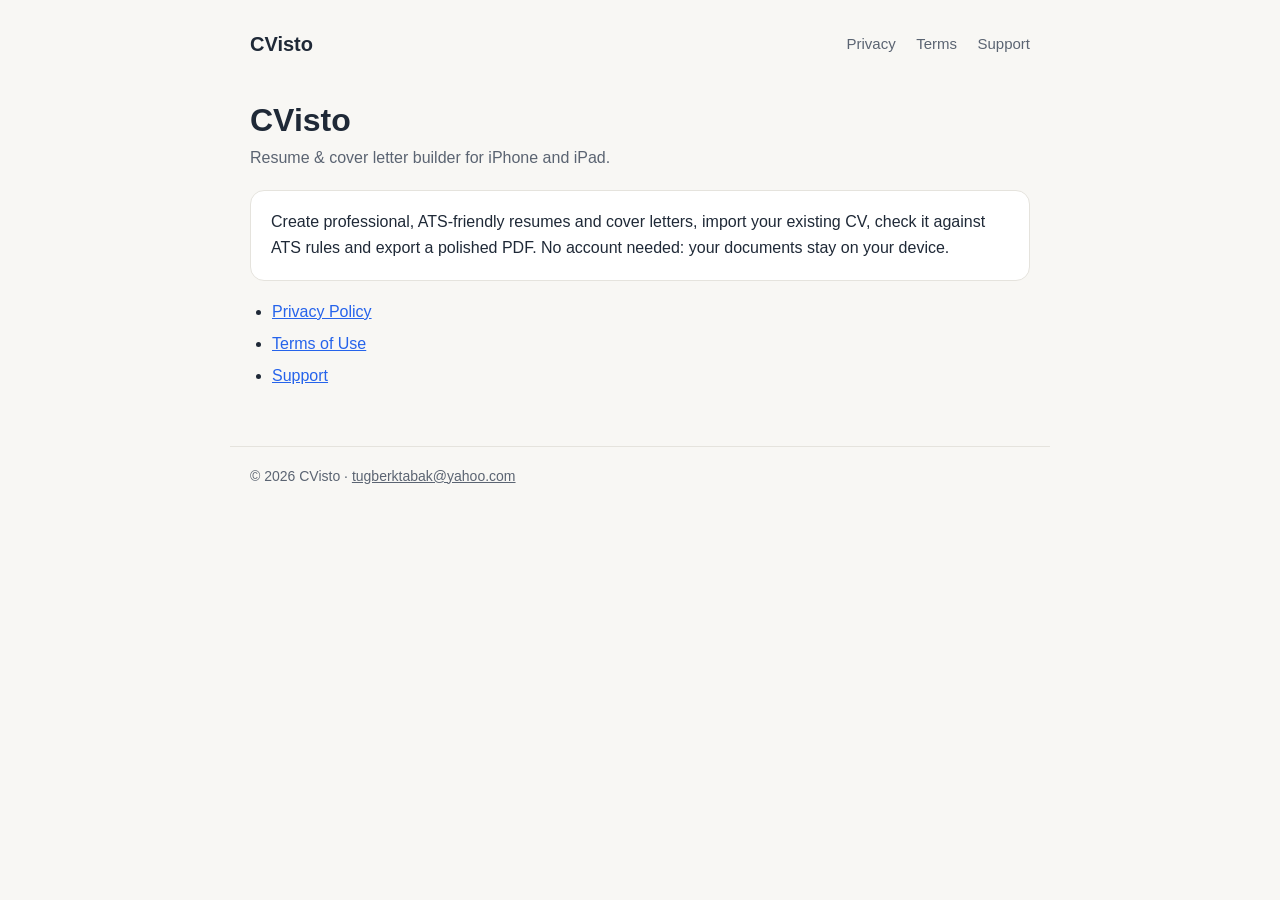
<file: index.html>
<!DOCTYPE html>
<html lang="en">
<head>
<meta charset="UTF-8">
<meta name="viewport" content="width=device-width, initial-scale=1.0">
<title>CVisto - Resume &amp; Cover Letter Builder</title>
<meta name="description" content="CVisto helps you create professional, ATS-friendly resumes and cover letters on iPhone and iPad.">
<link rel="stylesheet" href="style.css">
</head>
<body>

<header>
  <a class="brand" href="./">CVisto</a>
  <nav>
    <a href="privacy">Privacy</a>
    <a href="terms">Terms</a>
    <a href="support">Support</a>
  </nav>
</header>

<main>
<h1>CVisto</h1>
<p class="updated">Resume &amp; cover letter builder for iPhone and iPad.</p>

<div class="card">
<p>Create professional, ATS-friendly resumes and cover letters, import your existing CV, check it against ATS rules and export a polished PDF. No account needed: your documents stay on your device.</p>
</div>

<ul>
  <li><a href="privacy">Privacy Policy</a></li>
  <li><a href="terms">Terms of Use</a></li>
  <li><a href="support">Support</a></li>
</ul>
</main>

<footer>
  © 2026 CVisto · <a href="mailto:tugberktabak@yahoo.com">tugberktabak@yahoo.com</a>
</footer>

</body>
</html>
</file>
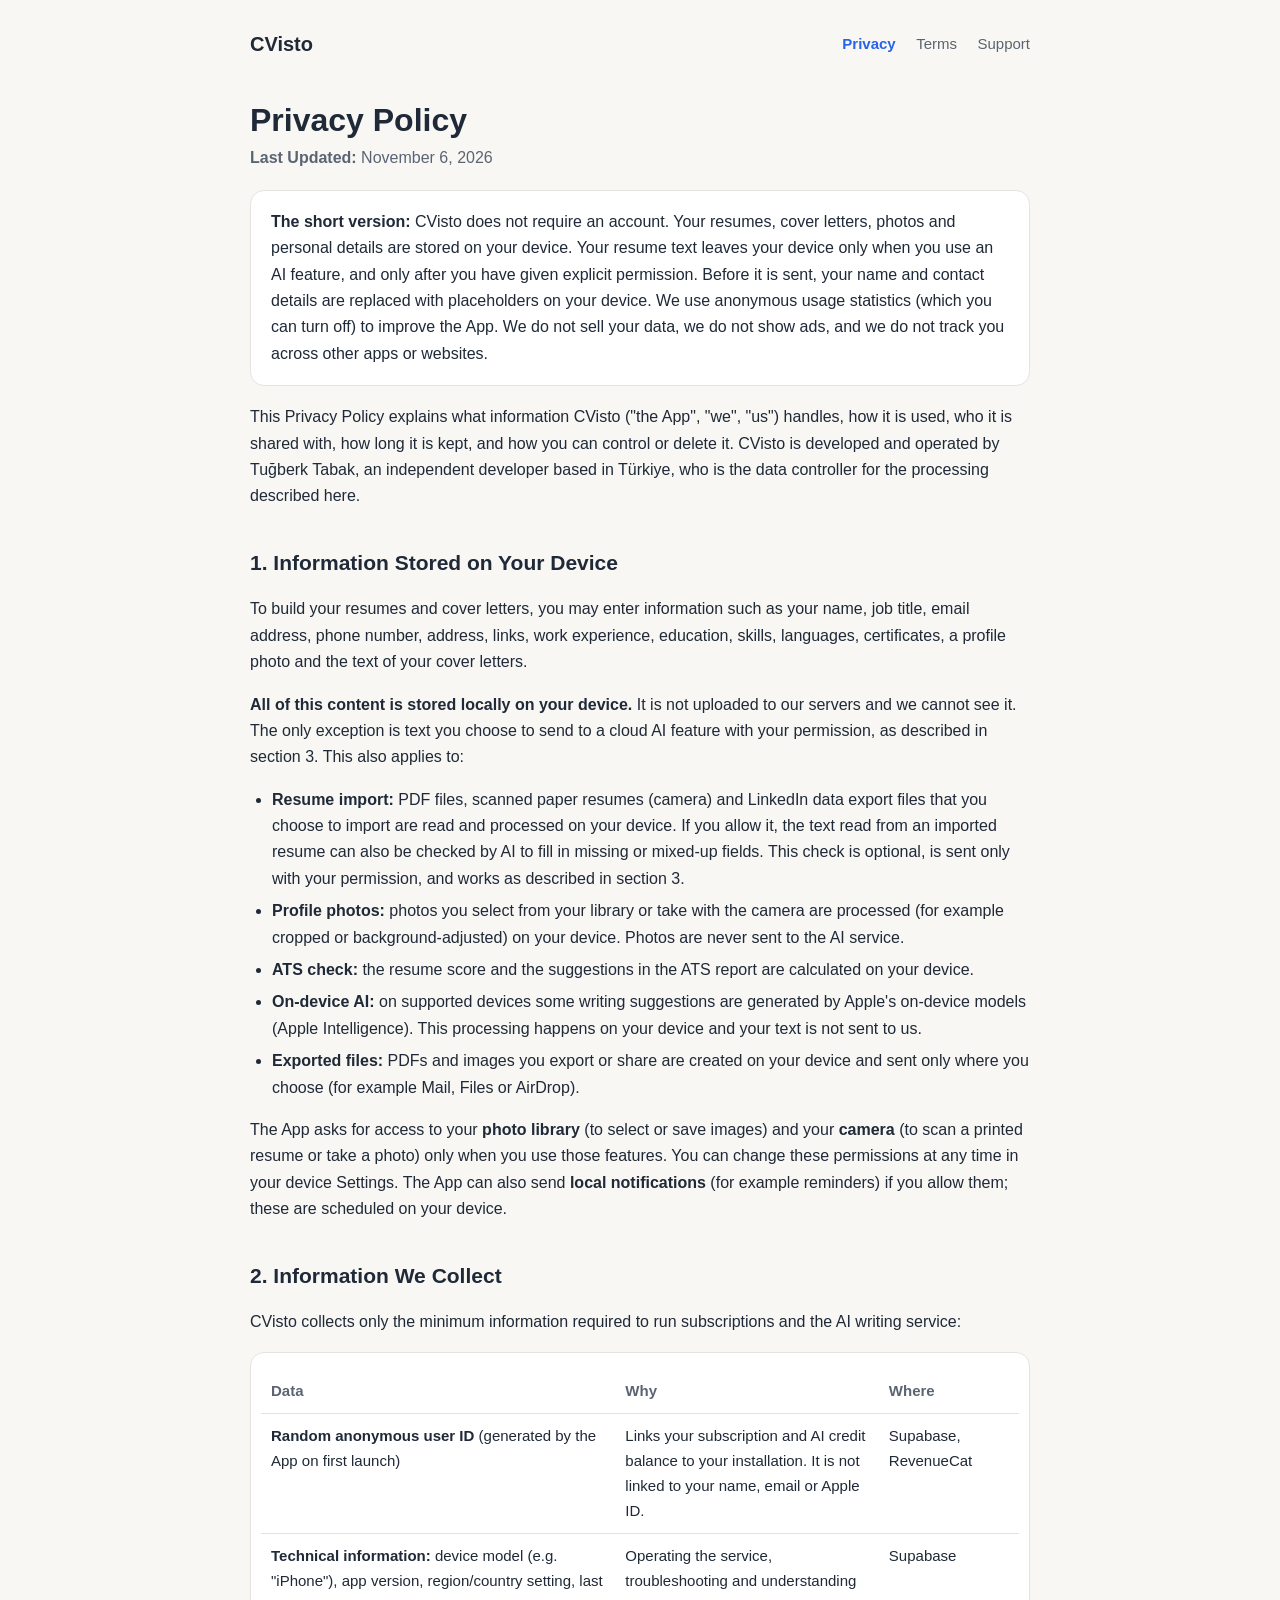
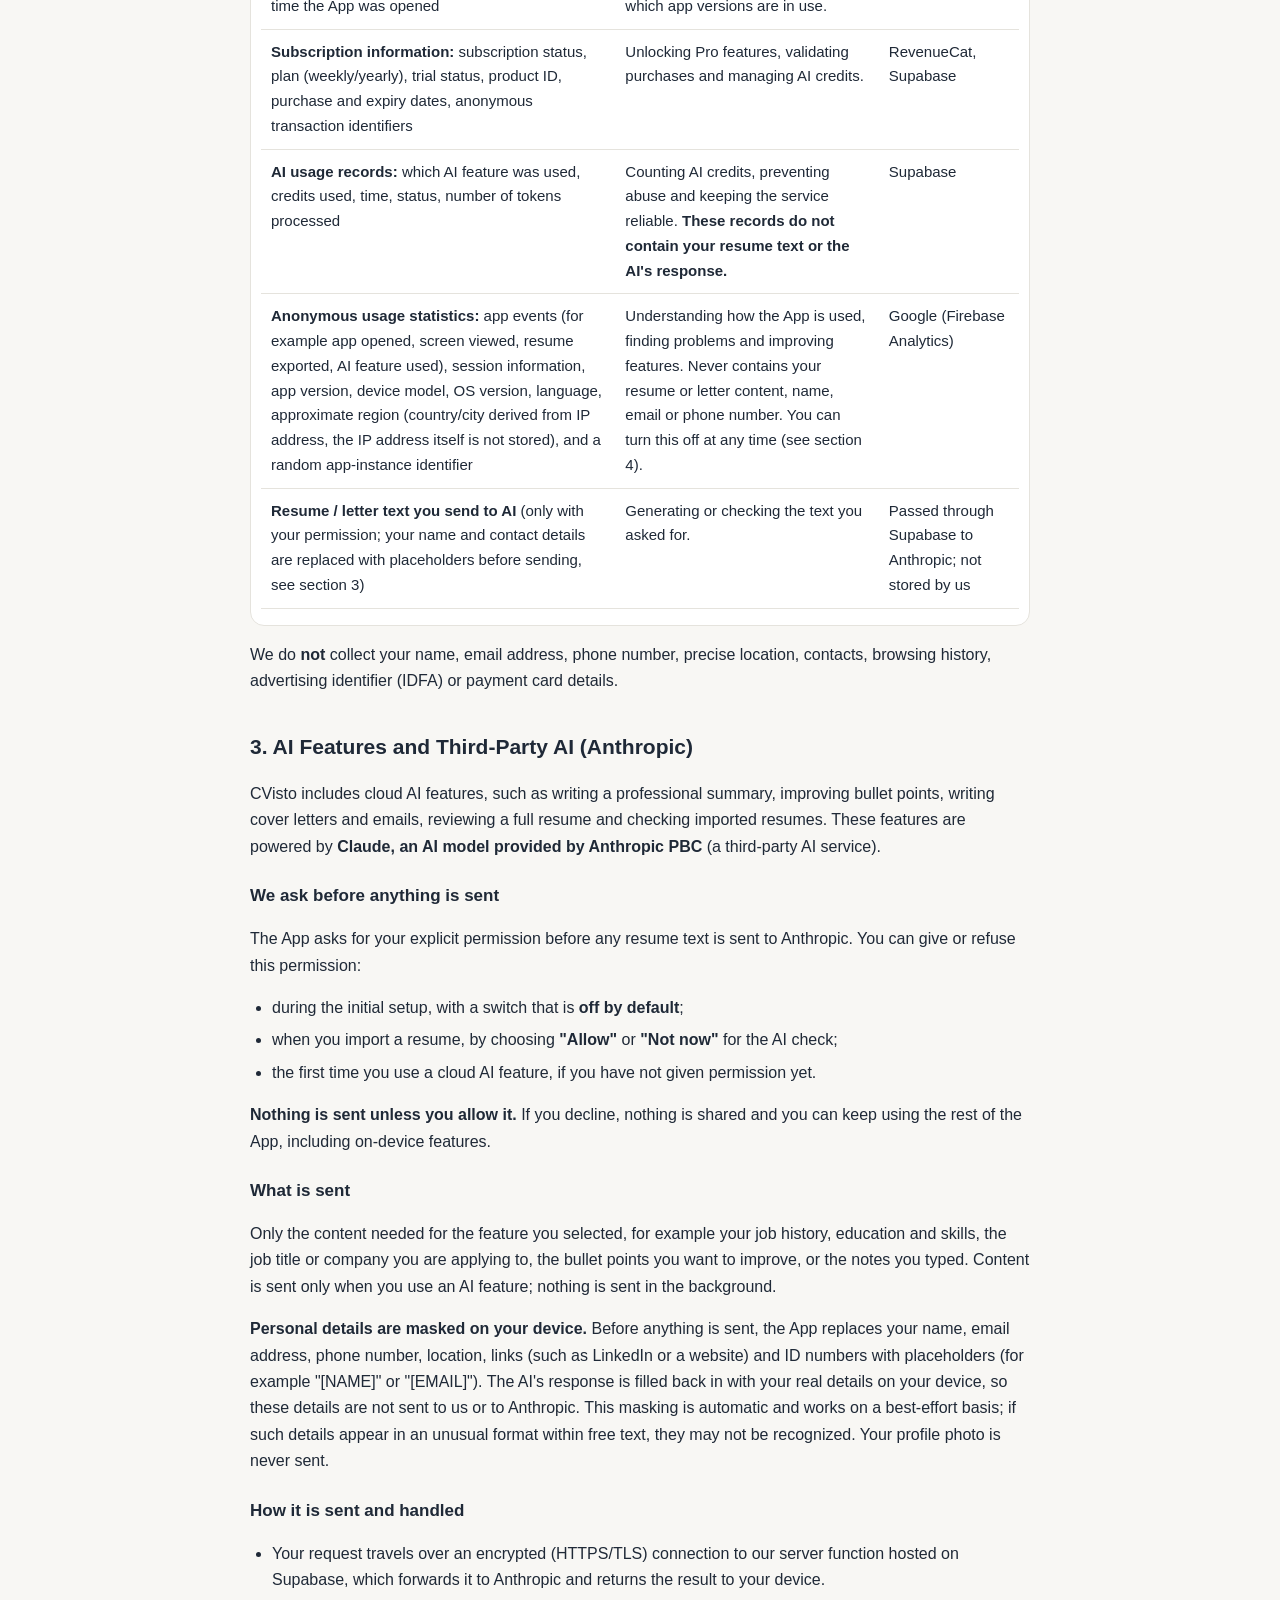
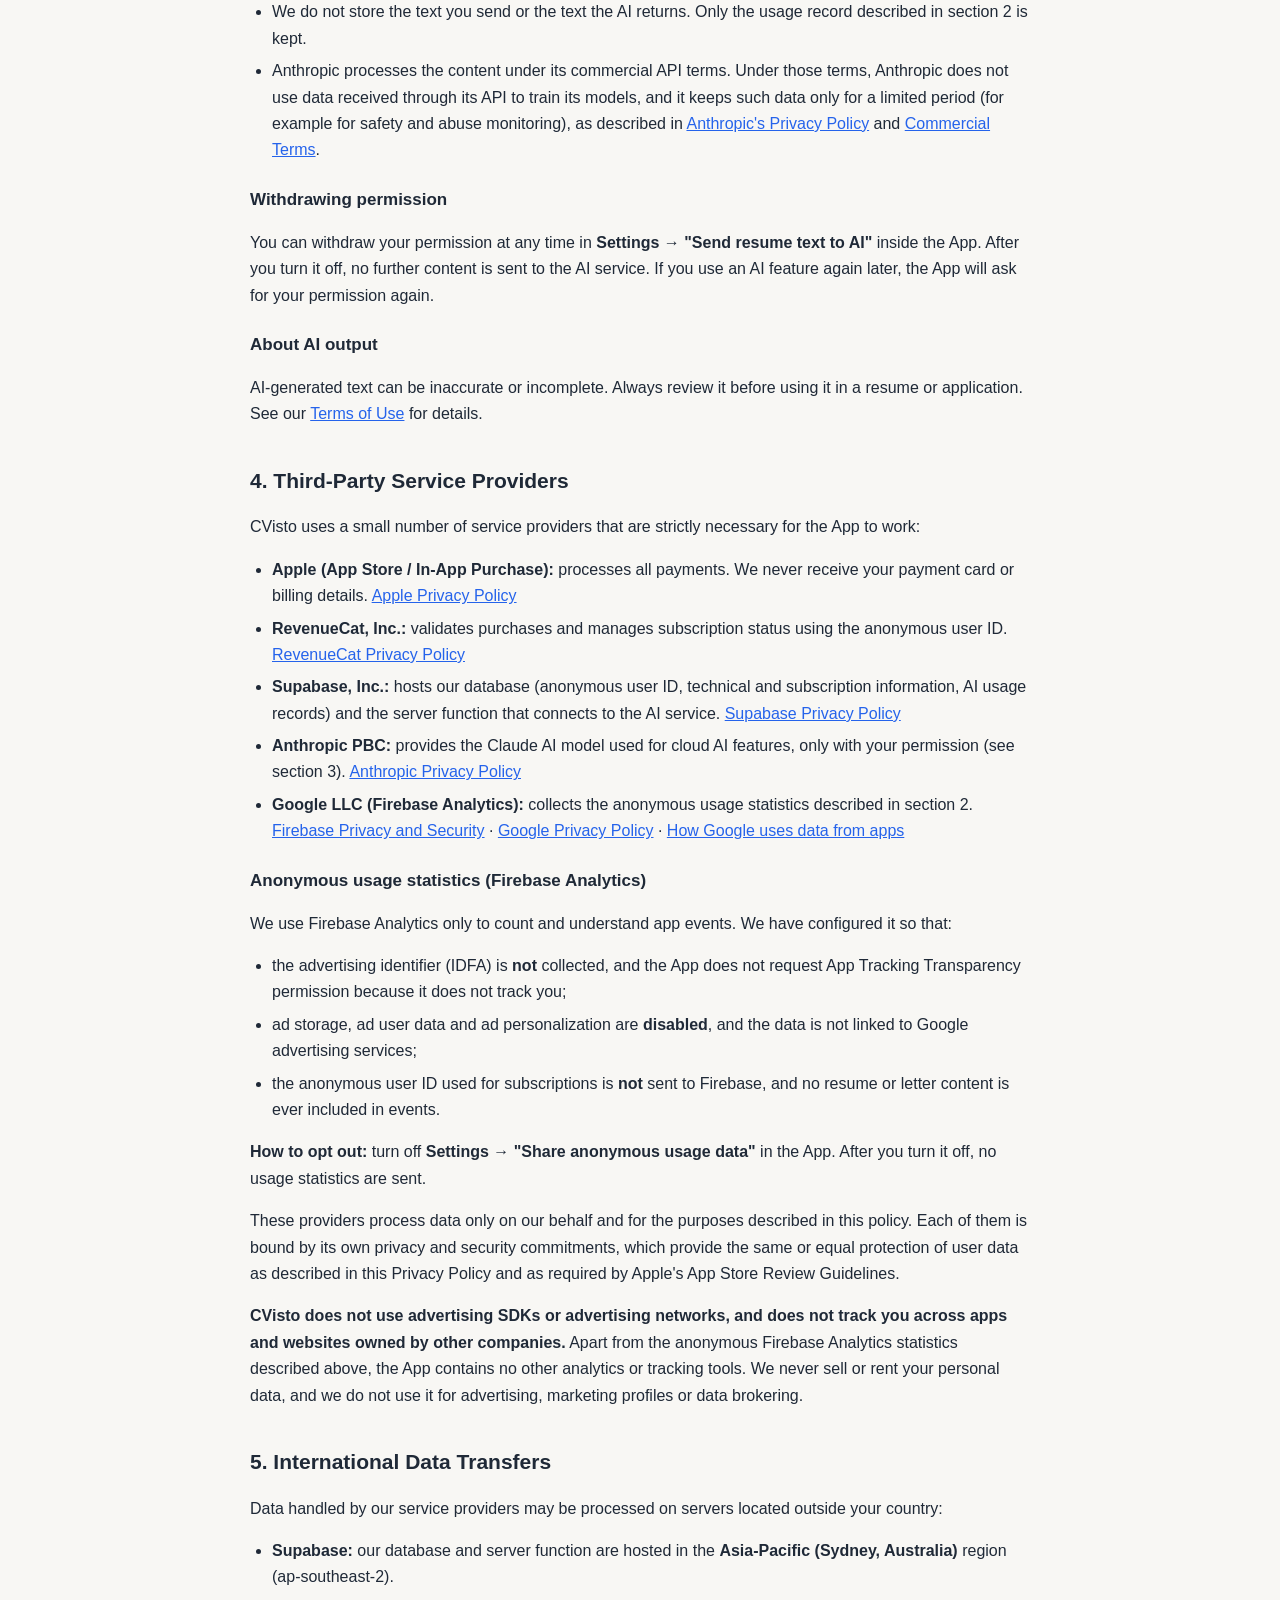
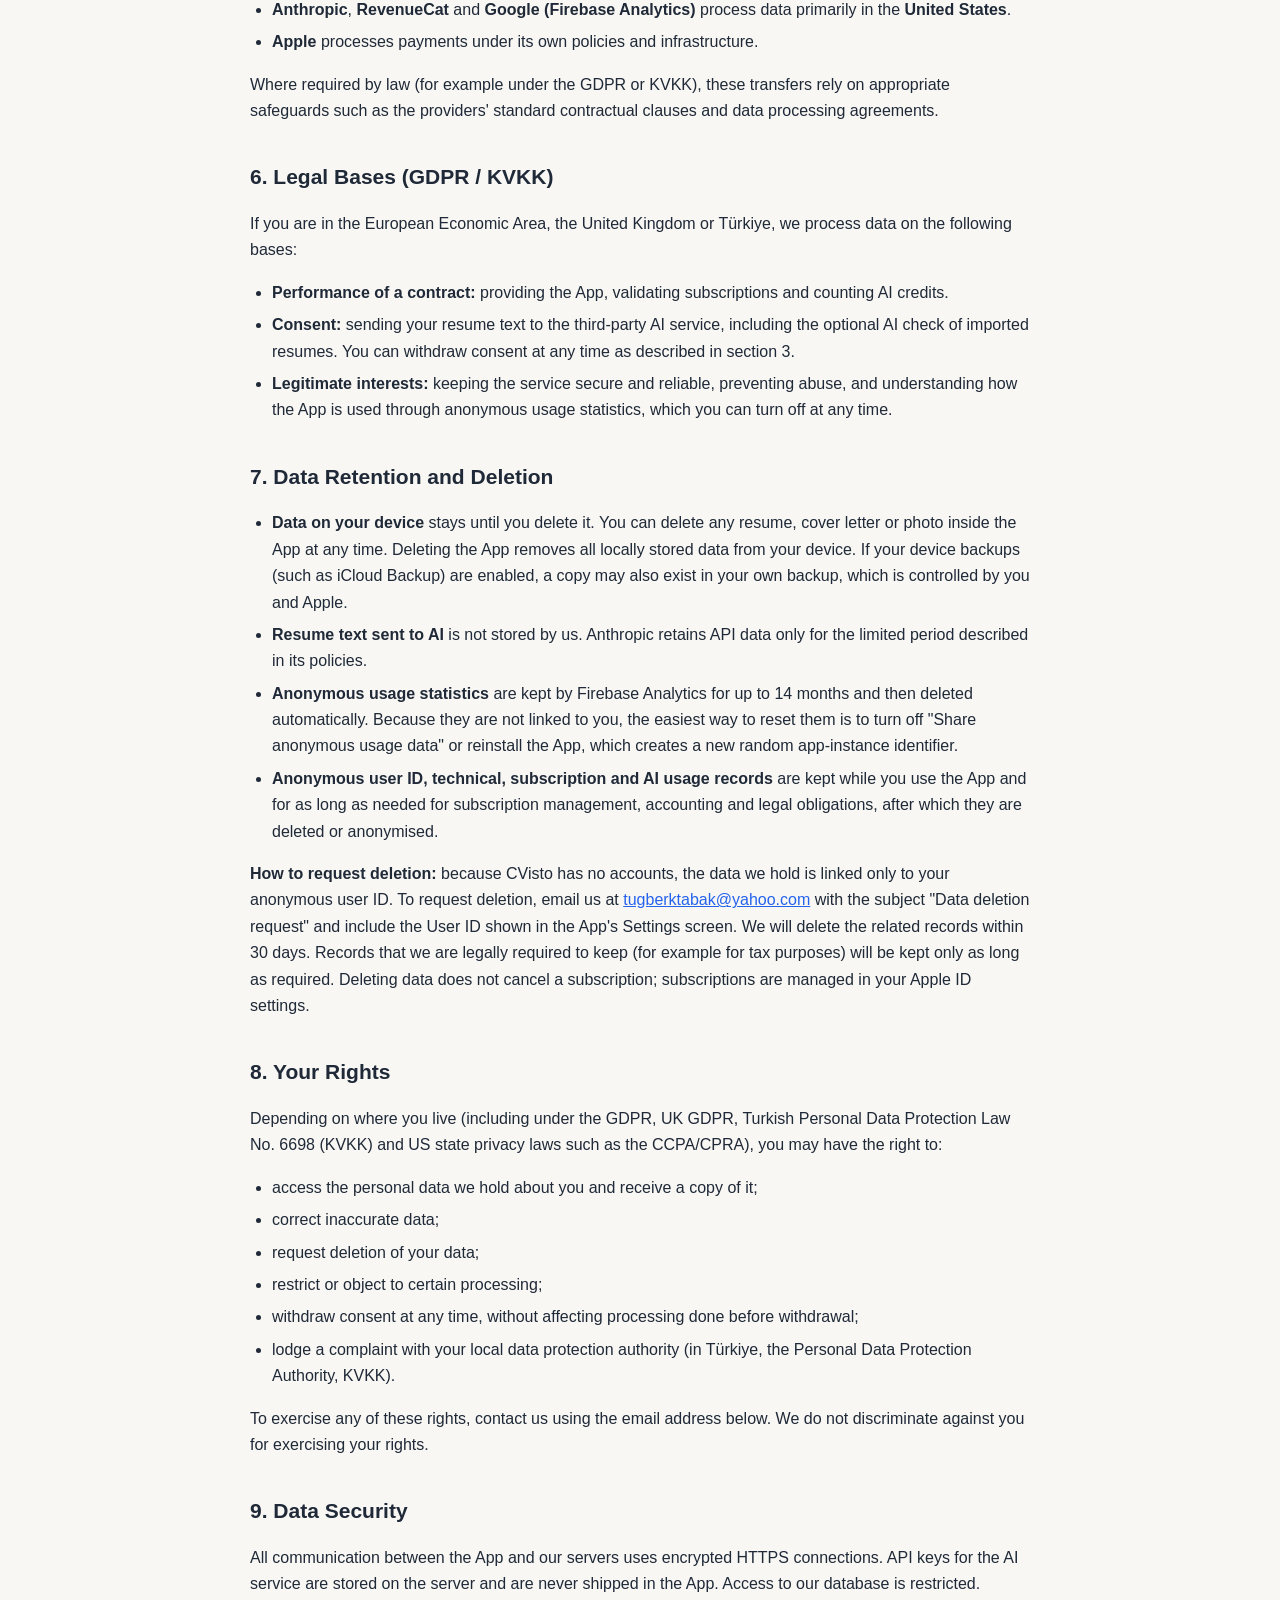
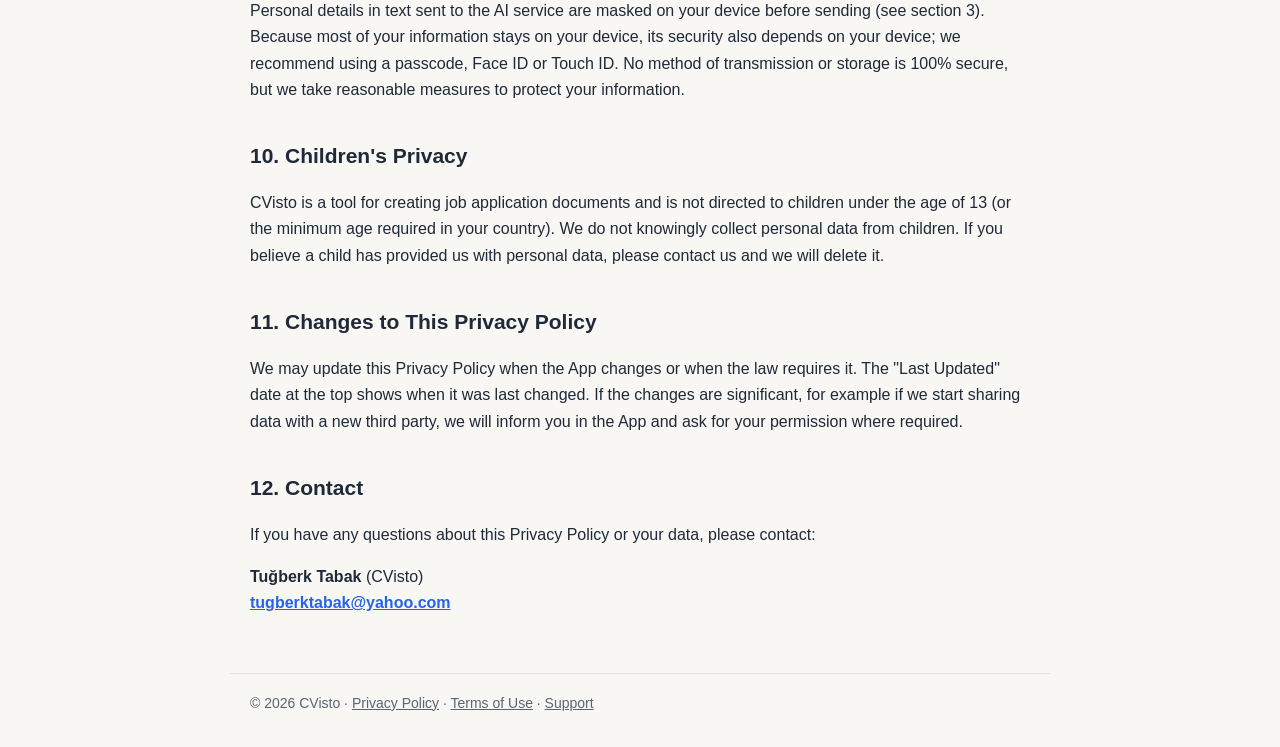
<file: privacy.html>
<!DOCTYPE html>
<html lang="en">
<head>
<meta charset="UTF-8">
<meta name="viewport" content="width=device-width, initial-scale=1.0">
<title>CVisto - Privacy Policy</title>
<meta name="description" content="Privacy Policy for CVisto, the resume and cover letter builder for iPhone and iPad.">
<link rel="stylesheet" href="style.css">
</head>
<body>

<header>
  <a class="brand" href="./">CVisto</a>
  <nav>
    <a href="privacy" aria-current="page">Privacy</a>
    <a href="terms">Terms</a>
    <a href="support">Support</a>
  </nav>
</header>

<main>

<h1>Privacy Policy</h1>
<p class="updated"><strong>Last Updated:</strong> November 6, 2026</p>

<div class="card">
<p><strong>The short version:</strong> CVisto does not require an account. Your resumes, cover letters, photos and personal details are stored on your device. Your resume text leaves your device only when you use an AI feature, and only after you have given explicit permission. Before it is sent, your name and contact details are replaced with placeholders on your device. We use anonymous usage statistics (which you can turn off) to improve the App. We do not sell your data, we do not show ads, and we do not track you across other apps or websites.</p>
</div>

<p>This Privacy Policy explains what information CVisto ("the App", "we", "us") handles, how it is used, who it is shared with, how long it is kept, and how you can control or delete it. CVisto is developed and operated by Tuğberk Tabak, an independent developer based in Türkiye, who is the data controller for the processing described here.</p>


<h2>1. Information Stored on Your Device</h2>

<p>To build your resumes and cover letters, you may enter information such as your name, job title, email address, phone number, address, links, work experience, education, skills, languages, certificates, a profile photo and the text of your cover letters.</p>

<p><strong>All of this content is stored locally on your device.</strong> It is not uploaded to our servers and we cannot see it. The only exception is text you choose to send to a cloud AI feature with your permission, as described in section 3. This also applies to:</p>

<ul>
  <li><strong>Resume import:</strong> PDF files, scanned paper resumes (camera) and LinkedIn data export files that you choose to import are read and processed on your device. If you allow it, the text read from an imported resume can also be checked by AI to fill in missing or mixed-up fields. This check is optional, is sent only with your permission, and works as described in section 3.</li>
  <li><strong>Profile photos:</strong> photos you select from your library or take with the camera are processed (for example cropped or background-adjusted) on your device. Photos are never sent to the AI service.</li>
  <li><strong>ATS check:</strong> the resume score and the suggestions in the ATS report are calculated on your device.</li>
  <li><strong>On-device AI:</strong> on supported devices some writing suggestions are generated by Apple's on-device models (Apple Intelligence). This processing happens on your device and your text is not sent to us.</li>
  <li><strong>Exported files:</strong> PDFs and images you export or share are created on your device and sent only where you choose (for example Mail, Files or AirDrop).</li>
</ul>

<p>The App asks for access to your <strong>photo library</strong> (to select or save images) and your <strong>camera</strong> (to scan a printed resume or take a photo) only when you use those features. You can change these permissions at any time in your device Settings. The App can also send <strong>local notifications</strong> (for example reminders) if you allow them; these are scheduled on your device.</p>


<h2>2. Information We Collect</h2>

<p>CVisto collects only the minimum information required to run subscriptions and the AI writing service:</p>

<div class="table-wrap">
<table>
  <tr><th>Data</th><th>Why</th><th>Where</th></tr>
  <tr>
    <td><strong>Random anonymous user ID</strong> (generated by the App on first launch)</td>
    <td>Links your subscription and AI credit balance to your installation. It is not linked to your name, email or Apple ID.</td>
    <td>Supabase, RevenueCat</td>
  </tr>
  <tr>
    <td><strong>Technical information:</strong> device model (e.g. "iPhone"), app version, region/country setting, last time the App was opened</td>
    <td>Operating the service, troubleshooting and understanding which app versions are in use.</td>
    <td>Supabase</td>
  </tr>
  <tr>
    <td><strong>Subscription information:</strong> subscription status, plan (weekly/yearly), trial status, product ID, purchase and expiry dates, anonymous transaction identifiers</td>
    <td>Unlocking Pro features, validating purchases and managing AI credits.</td>
    <td>RevenueCat, Supabase</td>
  </tr>
  <tr>
    <td><strong>AI usage records:</strong> which AI feature was used, credits used, time, status, number of tokens processed</td>
    <td>Counting AI credits, preventing abuse and keeping the service reliable. <strong>These records do not contain your resume text or the AI's response.</strong></td>
    <td>Supabase</td>
  </tr>
  <tr>
    <td><strong>Anonymous usage statistics:</strong> app events (for example app opened, screen viewed, resume exported, AI feature used), session information, app version, device model, OS version, language, approximate region (country/city derived from IP address, the IP address itself is not stored), and a random app-instance identifier</td>
    <td>Understanding how the App is used, finding problems and improving features. Never contains your resume or letter content, name, email or phone number. You can turn this off at any time (see section 4).</td>
    <td>Google (Firebase Analytics)</td>
  </tr>
  <tr>
    <td><strong>Resume / letter text you send to AI</strong> (only with your permission; your name and contact details are replaced with placeholders before sending, see section 3)</td>
    <td>Generating or checking the text you asked for.</td>
    <td>Passed through Supabase to Anthropic; not stored by us</td>
  </tr>
</table>
</div>

<p>We do <strong>not</strong> collect your name, email address, phone number, precise location, contacts, browsing history, advertising identifier (IDFA) or payment card details.</p>


<h2>3. AI Features and Third-Party AI (Anthropic)</h2>

<p>CVisto includes cloud AI features, such as writing a professional summary, improving bullet points, writing cover letters and emails, reviewing a full resume and checking imported resumes. These features are powered by <strong>Claude, an AI model provided by Anthropic PBC</strong> (a third-party AI service).</p>

<h3>We ask before anything is sent</h3>
<p>The App asks for your explicit permission before any resume text is sent to Anthropic. You can give or refuse this permission:</p>
<ul>
  <li>during the initial setup, with a switch that is <strong>off by default</strong>;</li>
  <li>when you import a resume, by choosing <strong>"Allow"</strong> or <strong>"Not now"</strong> for the AI check;</li>
  <li>the first time you use a cloud AI feature, if you have not given permission yet.</li>
</ul>
<p><strong>Nothing is sent unless you allow it.</strong> If you decline, nothing is shared and you can keep using the rest of the App, including on-device features.</p>

<h3>What is sent</h3>
<p>Only the content needed for the feature you selected, for example your job history, education and skills, the job title or company you are applying to, the bullet points you want to improve, or the notes you typed. Content is sent only when you use an AI feature; nothing is sent in the background.</p>
<p><strong>Personal details are masked on your device.</strong> Before anything is sent, the App replaces your name, email address, phone number, location, links (such as LinkedIn or a website) and ID numbers with placeholders (for example "[NAME]" or "[EMAIL]"). The AI's response is filled back in with your real details on your device, so these details are not sent to us or to Anthropic. This masking is automatic and works on a best-effort basis; if such details appear in an unusual format within free text, they may not be recognized. Your profile photo is never sent.</p>

<h3>How it is sent and handled</h3>
<ul>
  <li>Your request travels over an encrypted (HTTPS/TLS) connection to our server function hosted on Supabase, which forwards it to Anthropic and returns the result to your device.</li>
  <li>We do not store the text you send or the text the AI returns. Only the usage record described in section 2 is kept.</li>
  <li>Anthropic processes the content under its commercial API terms. Under those terms, Anthropic does not use data received through its API to train its models, and it keeps such data only for a limited period (for example for safety and abuse monitoring), as described in <a href="https://www.anthropic.com/legal/privacy" target="_blank" rel="noopener">Anthropic's Privacy Policy</a> and <a href="https://www.anthropic.com/legal/commercial-terms" target="_blank" rel="noopener">Commercial Terms</a>.</li>
</ul>

<h3>Withdrawing permission</h3>
<p>You can withdraw your permission at any time in <strong>Settings → "Send resume text to AI"</strong> inside the App. After you turn it off, no further content is sent to the AI service. If you use an AI feature again later, the App will ask for your permission again.</p>

<h3>About AI output</h3>
<p>AI-generated text can be inaccurate or incomplete. Always review it before using it in a resume or application. See our <a href="terms">Terms of Use</a> for details.</p>


<h2>4. Third-Party Service Providers</h2>

<p>CVisto uses a small number of service providers that are strictly necessary for the App to work:</p>

<ul>
  <li><strong>Apple (App Store / In-App Purchase):</strong> processes all payments. We never receive your payment card or billing details. <a href="https://www.apple.com/legal/privacy/" target="_blank" rel="noopener">Apple Privacy Policy</a></li>
  <li><strong>RevenueCat, Inc.:</strong> validates purchases and manages subscription status using the anonymous user ID. <a href="https://www.revenuecat.com/privacy" target="_blank" rel="noopener">RevenueCat Privacy Policy</a></li>
  <li><strong>Supabase, Inc.:</strong> hosts our database (anonymous user ID, technical and subscription information, AI usage records) and the server function that connects to the AI service. <a href="https://supabase.com/privacy" target="_blank" rel="noopener">Supabase Privacy Policy</a></li>
  <li><strong>Anthropic PBC:</strong> provides the Claude AI model used for cloud AI features, only with your permission (see section 3). <a href="https://www.anthropic.com/legal/privacy" target="_blank" rel="noopener">Anthropic Privacy Policy</a></li>
  <li><strong>Google LLC (Firebase Analytics):</strong> collects the anonymous usage statistics described in section 2. <a href="https://firebase.google.com/support/privacy" target="_blank" rel="noopener">Firebase Privacy and Security</a> · <a href="https://policies.google.com/privacy" target="_blank" rel="noopener">Google Privacy Policy</a> · <a href="https://policies.google.com/technologies/partner-sites" target="_blank" rel="noopener">How Google uses data from apps</a></li>
</ul>

<h3>Anonymous usage statistics (Firebase Analytics)</h3>
<p>We use Firebase Analytics only to count and understand app events. We have configured it so that:</p>
<ul>
  <li>the advertising identifier (IDFA) is <strong>not</strong> collected, and the App does not request App Tracking Transparency permission because it does not track you;</li>
  <li>ad storage, ad user data and ad personalization are <strong>disabled</strong>, and the data is not linked to Google advertising services;</li>
  <li>the anonymous user ID used for subscriptions is <strong>not</strong> sent to Firebase, and no resume or letter content is ever included in events.</li>
</ul>
<p><strong>How to opt out:</strong> turn off <strong>Settings → "Share anonymous usage data"</strong> in the App. After you turn it off, no usage statistics are sent.</p>

<p>These providers process data only on our behalf and for the purposes described in this policy. Each of them is bound by its own privacy and security commitments, which provide the same or equal protection of user data as described in this Privacy Policy and as required by Apple's App Store Review Guidelines.</p>

<p><strong>CVisto does not use advertising SDKs or advertising networks, and does not track you across apps and websites owned by other companies.</strong> Apart from the anonymous Firebase Analytics statistics described above, the App contains no other analytics or tracking tools. We never sell or rent your personal data, and we do not use it for advertising, marketing profiles or data brokering.</p>


<h2>5. International Data Transfers</h2>

<p>Data handled by our service providers may be processed on servers located outside your country:</p>
<ul>
  <li><strong>Supabase:</strong> our database and server function are hosted in the <strong>Asia-Pacific (Sydney, Australia)</strong> region (ap-southeast-2).</li>
  <li><strong>Anthropic</strong>, <strong>RevenueCat</strong> and <strong>Google (Firebase Analytics)</strong> process data primarily in the <strong>United States</strong>.</li>
  <li><strong>Apple</strong> processes payments under its own policies and infrastructure.</li>
</ul>
<p>Where required by law (for example under the GDPR or KVKK), these transfers rely on appropriate safeguards such as the providers' standard contractual clauses and data processing agreements.</p>


<h2>6. Legal Bases (GDPR / KVKK)</h2>

<p>If you are in the European Economic Area, the United Kingdom or Türkiye, we process data on the following bases:</p>
<ul>
  <li><strong>Performance of a contract:</strong> providing the App, validating subscriptions and counting AI credits.</li>
  <li><strong>Consent:</strong> sending your resume text to the third-party AI service, including the optional AI check of imported resumes. You can withdraw consent at any time as described in section 3.</li>
  <li><strong>Legitimate interests:</strong> keeping the service secure and reliable, preventing abuse, and understanding how the App is used through anonymous usage statistics, which you can turn off at any time.</li>
</ul>


<h2>7. Data Retention and Deletion</h2>

<ul>
  <li><strong>Data on your device</strong> stays until you delete it. You can delete any resume, cover letter or photo inside the App at any time. Deleting the App removes all locally stored data from your device. If your device backups (such as iCloud Backup) are enabled, a copy may also exist in your own backup, which is controlled by you and Apple.</li>
  <li><strong>Resume text sent to AI</strong> is not stored by us. Anthropic retains API data only for the limited period described in its policies.</li>
  <li><strong>Anonymous usage statistics</strong> are kept by Firebase Analytics for up to 14 months and then deleted automatically. Because they are not linked to you, the easiest way to reset them is to turn off "Share anonymous usage data" or reinstall the App, which creates a new random app-instance identifier.</li>
  <li><strong>Anonymous user ID, technical, subscription and AI usage records</strong> are kept while you use the App and for as long as needed for subscription management, accounting and legal obligations, after which they are deleted or anonymised.</li>
</ul>

<p><strong>How to request deletion:</strong> because CVisto has no accounts, the data we hold is linked only to your anonymous user ID. To request deletion, email us at <a href="mailto:tugberktabak@yahoo.com">tugberktabak@yahoo.com</a> with the subject "Data deletion request" and include the User ID shown in the App's Settings screen. We will delete the related records within 30 days. Records that we are legally required to keep (for example for tax purposes) will be kept only as long as required. Deleting data does not cancel a subscription; subscriptions are managed in your Apple ID settings.</p>


<h2>8. Your Rights</h2>

<p>Depending on where you live (including under the GDPR, UK GDPR, Turkish Personal Data Protection Law No. 6698 (KVKK) and US state privacy laws such as the CCPA/CPRA), you may have the right to:</p>
<ul>
  <li>access the personal data we hold about you and receive a copy of it;</li>
  <li>correct inaccurate data;</li>
  <li>request deletion of your data;</li>
  <li>restrict or object to certain processing;</li>
  <li>withdraw consent at any time, without affecting processing done before withdrawal;</li>
  <li>lodge a complaint with your local data protection authority (in Türkiye, the Personal Data Protection Authority, KVKK).</li>
</ul>
<p>To exercise any of these rights, contact us using the email address below. We do not discriminate against you for exercising your rights.</p>


<h2>9. Data Security</h2>

<p>All communication between the App and our servers uses encrypted HTTPS connections. API keys for the AI service are stored on the server and are never shipped in the App. Access to our database is restricted. Personal details in text sent to the AI service are masked on your device before sending (see section 3). Because most of your information stays on your device, its security also depends on your device; we recommend using a passcode, Face ID or Touch ID. No method of transmission or storage is 100% secure, but we take reasonable measures to protect your information.</p>


<h2>10. Children's Privacy</h2>

<p>CVisto is a tool for creating job application documents and is not directed to children under the age of 13 (or the minimum age required in your country). We do not knowingly collect personal data from children. If you believe a child has provided us with personal data, please contact us and we will delete it.</p>


<h2>11. Changes to This Privacy Policy</h2>

<p>We may update this Privacy Policy when the App changes or when the law requires it. The "Last Updated" date at the top shows when it was last changed. If the changes are significant, for example if we start sharing data with a new third party, we will inform you in the App and ask for your permission where required.</p>


<h2>12. Contact</h2>

<p>If you have any questions about this Privacy Policy or your data, please contact:</p>
<p><strong>Tuğberk Tabak</strong> (CVisto)<br>
<a href="mailto:tugberktabak@yahoo.com"><strong>tugberktabak@yahoo.com</strong></a></p>

</main>

<footer>
  © 2026 CVisto · <a href="privacy">Privacy Policy</a> · <a href="terms">Terms of Use</a> · <a href="support">Support</a>
</footer>

</body>
</html>
</file>
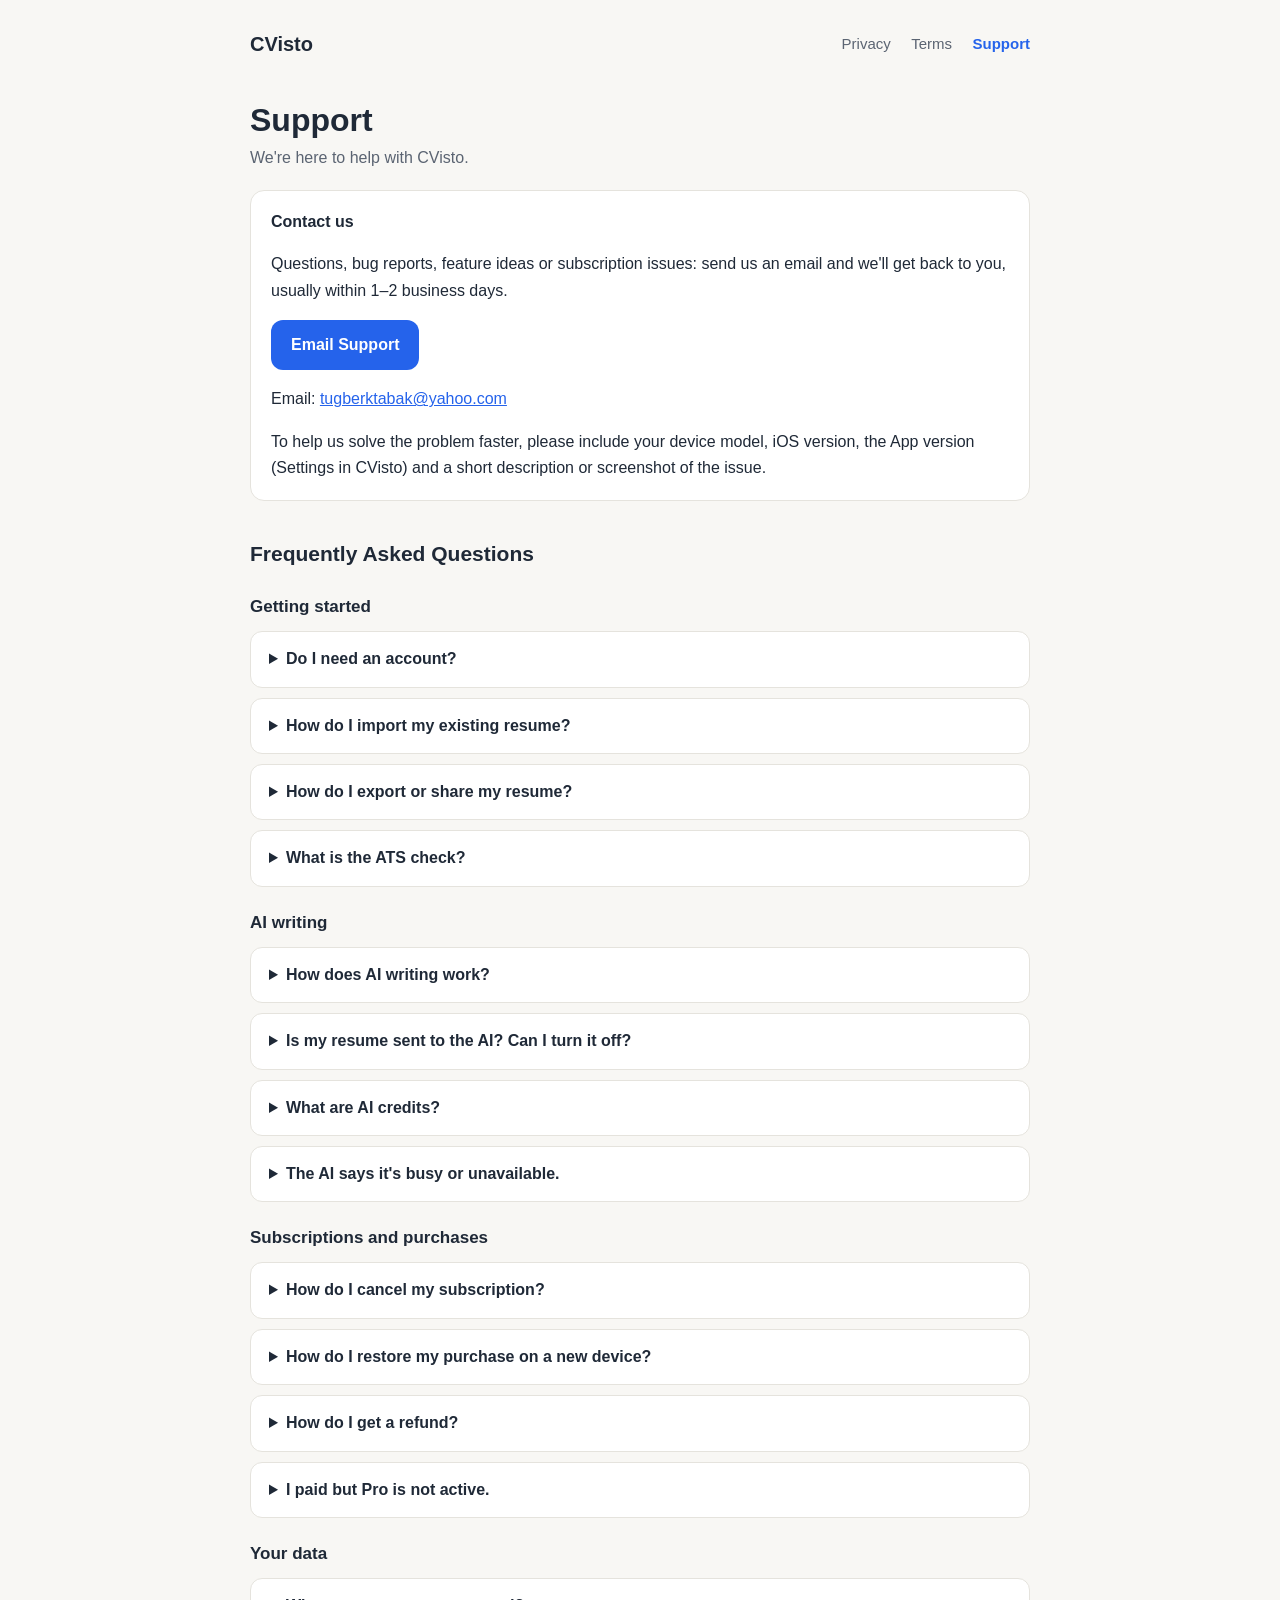
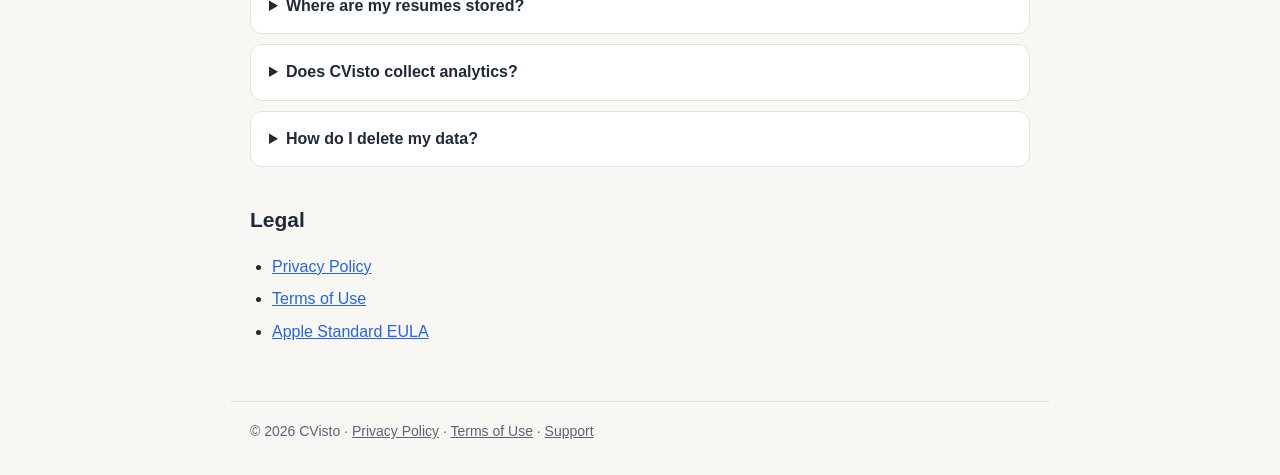
<file: support.html>
<!DOCTYPE html>
<html lang="en">
<head>
<meta charset="UTF-8">
<meta name="viewport" content="width=device-width, initial-scale=1.0">
<title>CVisto - Support</title>
<meta name="description" content="Help and contact for CVisto, the resume and cover letter builder for iPhone and iPad.">
<link rel="stylesheet" href="style.css">
</head>
<body>

<header>
  <a class="brand" href="./">CVisto</a>
  <nav>
    <a href="privacy">Privacy</a>
    <a href="terms">Terms</a>
    <a href="support" aria-current="page">Support</a>
  </nav>
</header>

<main>

<h1>Support</h1>
<p class="updated">We're here to help with CVisto.</p>

<div class="card">
<p><strong>Contact us</strong></p>
<p>Questions, bug reports, feature ideas or subscription issues: send us an email and we'll get back to you, usually within 1–2 business days.</p>
<p><a class="btn" href="mailto:tugberktabak@yahoo.com?subject=CVisto%20Support">Email Support</a></p>
<p>Email: <a href="mailto:tugberktabak@yahoo.com">tugberktabak@yahoo.com</a></p>
<p>To help us solve the problem faster, please include your device model, iOS version, the App version (Settings in CVisto) and a short description or screenshot of the issue.</p>
</div>


<h2>Frequently Asked Questions</h2>

<h3>Getting started</h3>

<details>
<summary>Do I need an account?</summary>
<p>No. CVisto works without sign-up. Your resumes and cover letters are stored on your device.</p>
</details>

<details>
<summary>How do I import my existing resume?</summary>
<p>Tap Import and choose a PDF file, scan a printed resume with your camera, or use your LinkedIn data export (LinkedIn → Settings → Data privacy → Get a copy of your data). Everything is read on your device. Always check the imported fields before exporting.</p>
</details>

<details>
<summary>How do I export or share my resume?</summary>
<p>Open the resume and use the Export / Share button to create a PDF or image. You can then save it to Files, send it by Mail, AirDrop it or share it with any app.</p>
</details>

<details>
<summary>What is the ATS check?</summary>
<p>Many companies use Applicant Tracking Systems (ATS) to read resumes. The ATS report checks your resume against common rules (such as structure, dates, keywords and personal details) and suggests fixes. The score is an estimate and does not guarantee how a specific employer will rate your resume.</p>
</details>

<h3>AI writing</h3>

<details>
<summary>How does AI writing work?</summary>
<p>On supported devices, some suggestions are made by Apple's on-device AI. With CVisto Pro you also get cloud AI writing powered by Anthropic's Claude: professional summaries, stronger bullet points, cover letters, emails, a full resume review and import cleanup. Always review AI text before you use it.</p>
</details>

<details>
<summary>Is my resume sent to the AI? Can I turn it off?</summary>
<p>Only if you allow it. The first time you use a cloud AI feature, CVisto asks for your permission before sending your resume text to Anthropic's Claude over a secure connection. Your text isn't stored by us and isn't used to train AI models. You can turn this off anytime in <strong>Settings → Send resume text to AI</strong>. See the <a href="privacy">Privacy Policy</a> for details.</p>
</details>

<details>
<summary>What are AI credits?</summary>
<p>Cloud AI features use credits included in your Pro plan. Summary, bullets and email use 1 credit; cover letter and resume review use 2; import cleanup uses 3. You can see your remaining credits and the renewal date in Settings. Credits reset each period and don't roll over. If a request fails, no credits are used.</p>
</details>

<details>
<summary>The AI says it's busy or unavailable.</summary>
<p>Check your internet connection and try again in a moment. No credits are used for failed requests. If the problem continues, email us.</p>
</details>

<h3>Subscriptions and purchases</h3>

<details>
<summary>How do I cancel my subscription?</summary>
<p>Subscriptions are managed by Apple. On your iPhone or iPad, open <strong>Settings → [your name] → Subscriptions → CVisto</strong> and tap Cancel Subscription. Cancel at least 24 hours before the end of the current period (or free trial) to avoid being charged for the next one. Deleting the App does not cancel your subscription. <a href="https://support.apple.com/en-us/118428" target="_blank" rel="noopener">Apple's guide</a></p>
</details>

<details>
<summary>How do I restore my purchase on a new device?</summary>
<p>Sign in with the same Apple ID, open CVisto and tap <strong>Restore Purchases</strong> on the Pro screen or in Settings.</p>
</details>

<details>
<summary>How do I get a refund?</summary>
<p>All payments are processed by Apple, so refunds are handled by Apple. You can request one at <a href="https://reportaproblem.apple.com" target="_blank" rel="noopener">reportaproblem.apple.com</a>. <a href="https://support.apple.com/en-us/118223" target="_blank" rel="noopener">Apple's refund guide</a></p>
</details>

<details>
<summary>I paid but Pro is not active.</summary>
<p>Make sure you're connected to the internet, then tap Restore Purchases. If Pro is still not active, email us with the date of purchase (you can find the receipt in your Apple purchase history). Please do not send payment card details.</p>
</details>

<h3>Your data</h3>

<details>
<summary>Where are my resumes stored?</summary>
<p>On your device. If you delete the App, your resumes, letters and photos are deleted too, so export anything you want to keep as PDF first.</p>
</details>

<details>
<summary>Does CVisto collect analytics?</summary>
<p>Only anonymous usage statistics (for example which features are used) through Firebase Analytics, to help us improve the App. They never include your resume content, name or contact details, and are not used for ads or tracking. You can turn them off in <strong>Settings → Share anonymous usage data</strong>.</p>
</details>

<details>
<summary>How do I delete my data?</summary>
<p>You can delete resumes, letters and photos inside the App, or delete the App to remove everything stored on your device. To delete the small amount of anonymous data on our servers (anonymous user ID, subscription status and AI usage records), email us with the subject "Data deletion request" and include the User ID shown in CVisto's Settings. We'll delete it within 30 days.</p>
</details>


<h2>Legal</h2>
<ul>
  <li><a href="privacy">Privacy Policy</a></li>
  <li><a href="terms">Terms of Use</a></li>
  <li><a href="https://www.apple.com/legal/internet-services/itunes/dev/stdeula/" target="_blank" rel="noopener">Apple Standard EULA</a></li>
</ul>

</main>

<footer>
  © 2026 CVisto · <a href="privacy">Privacy Policy</a> · <a href="terms">Terms of Use</a> · <a href="support">Support</a>
</footer>

</body>
</html>
</file>
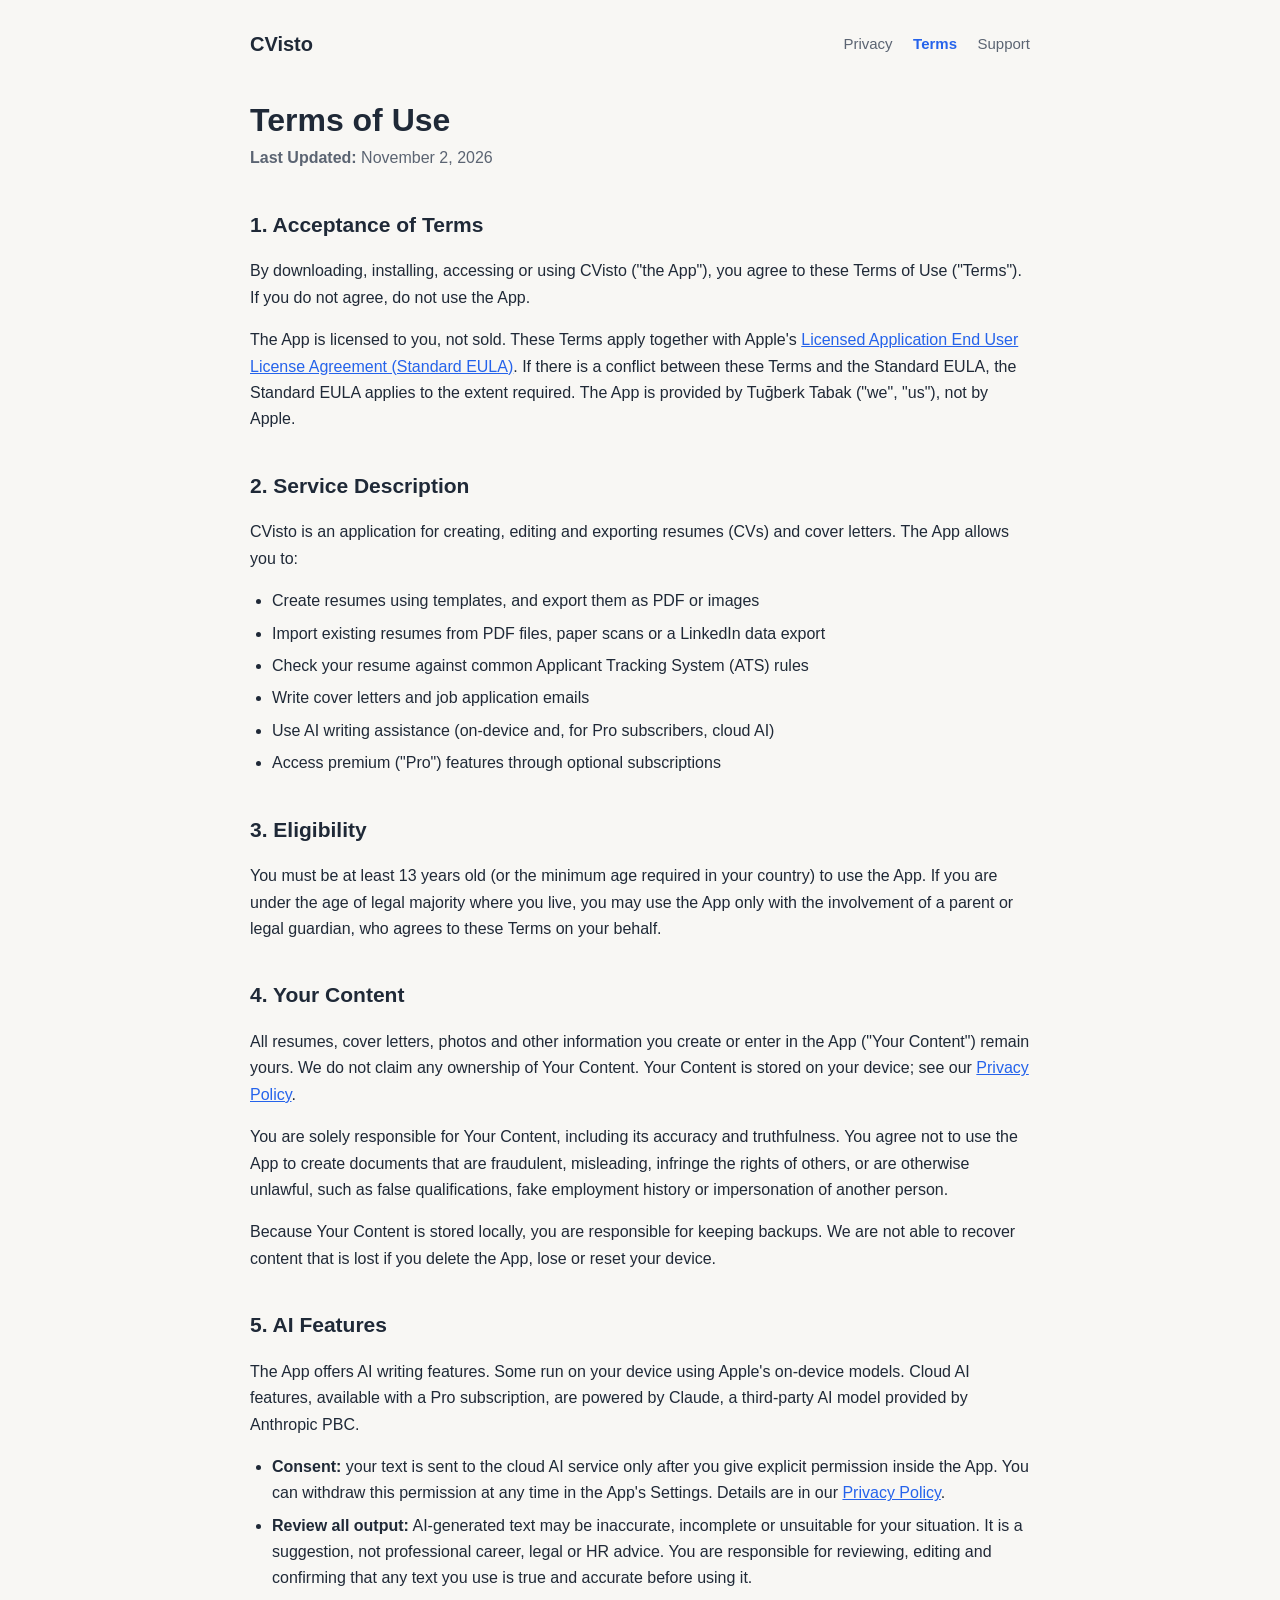
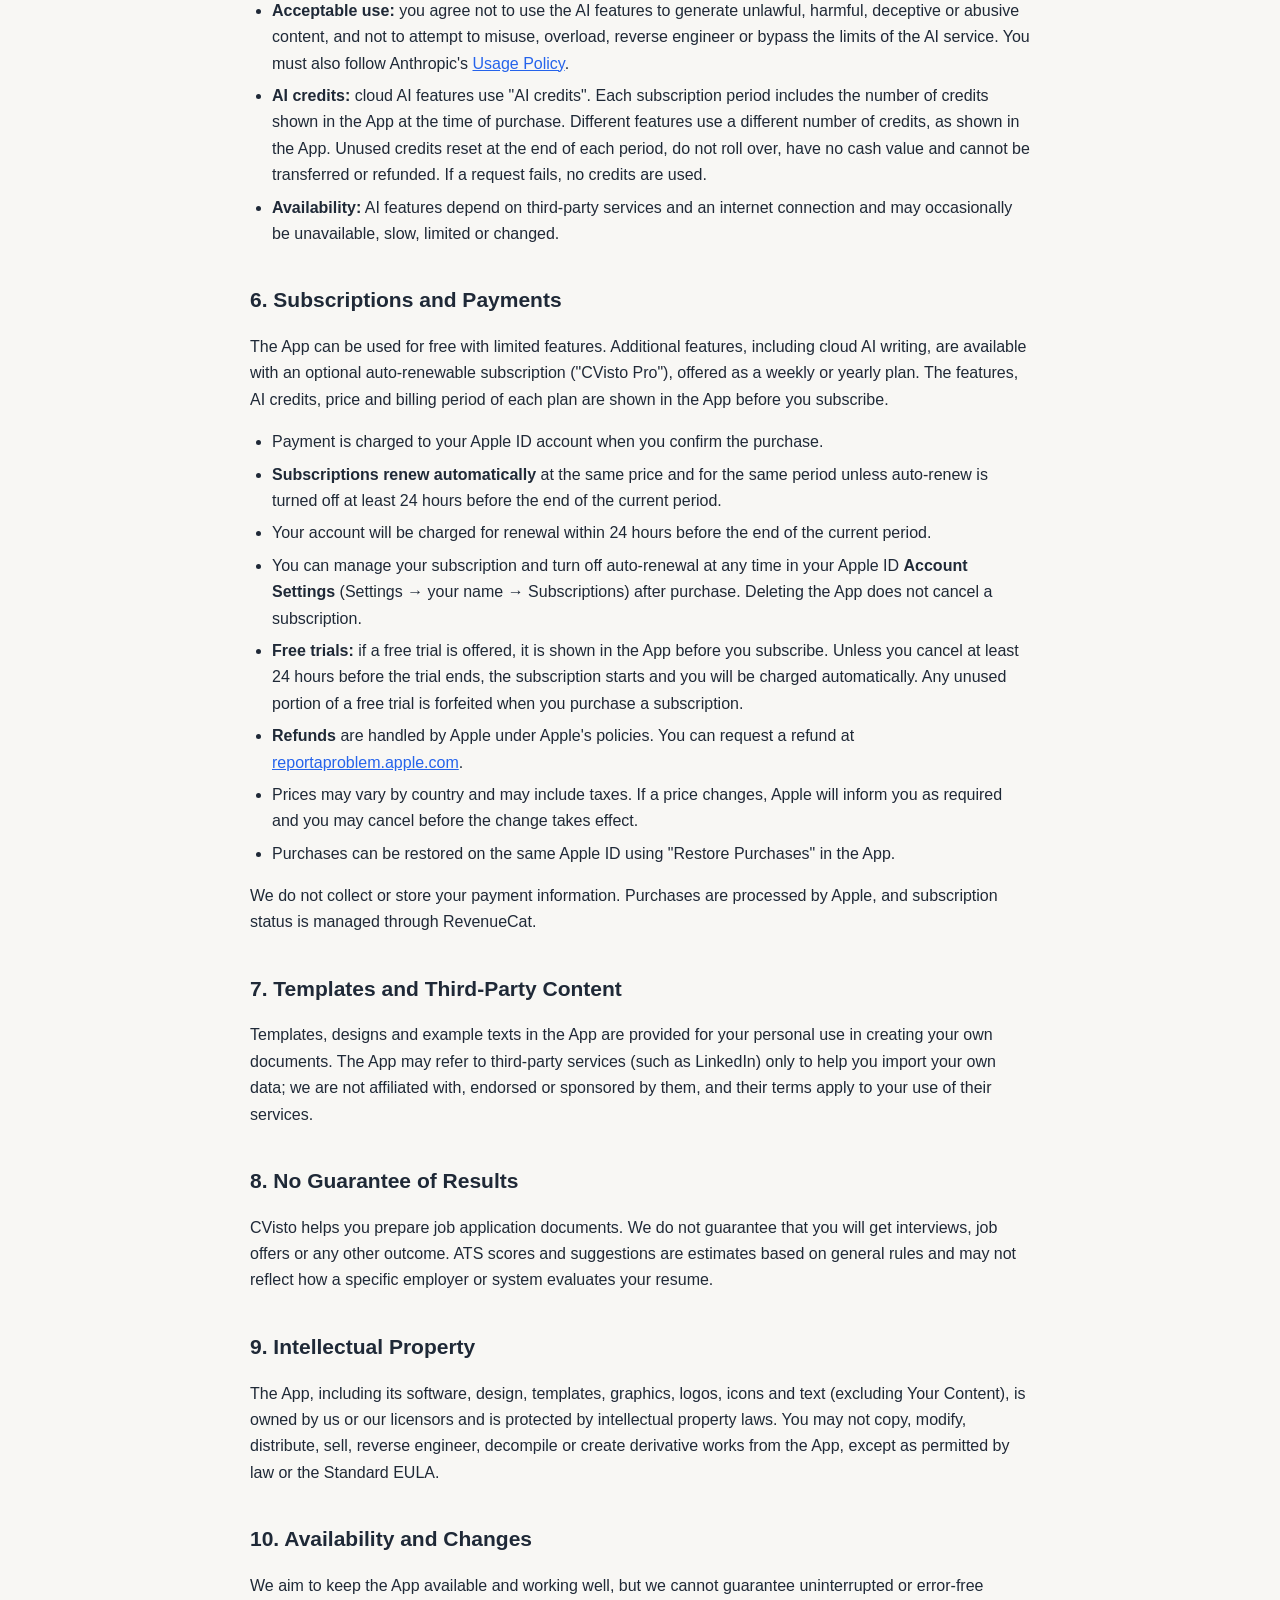
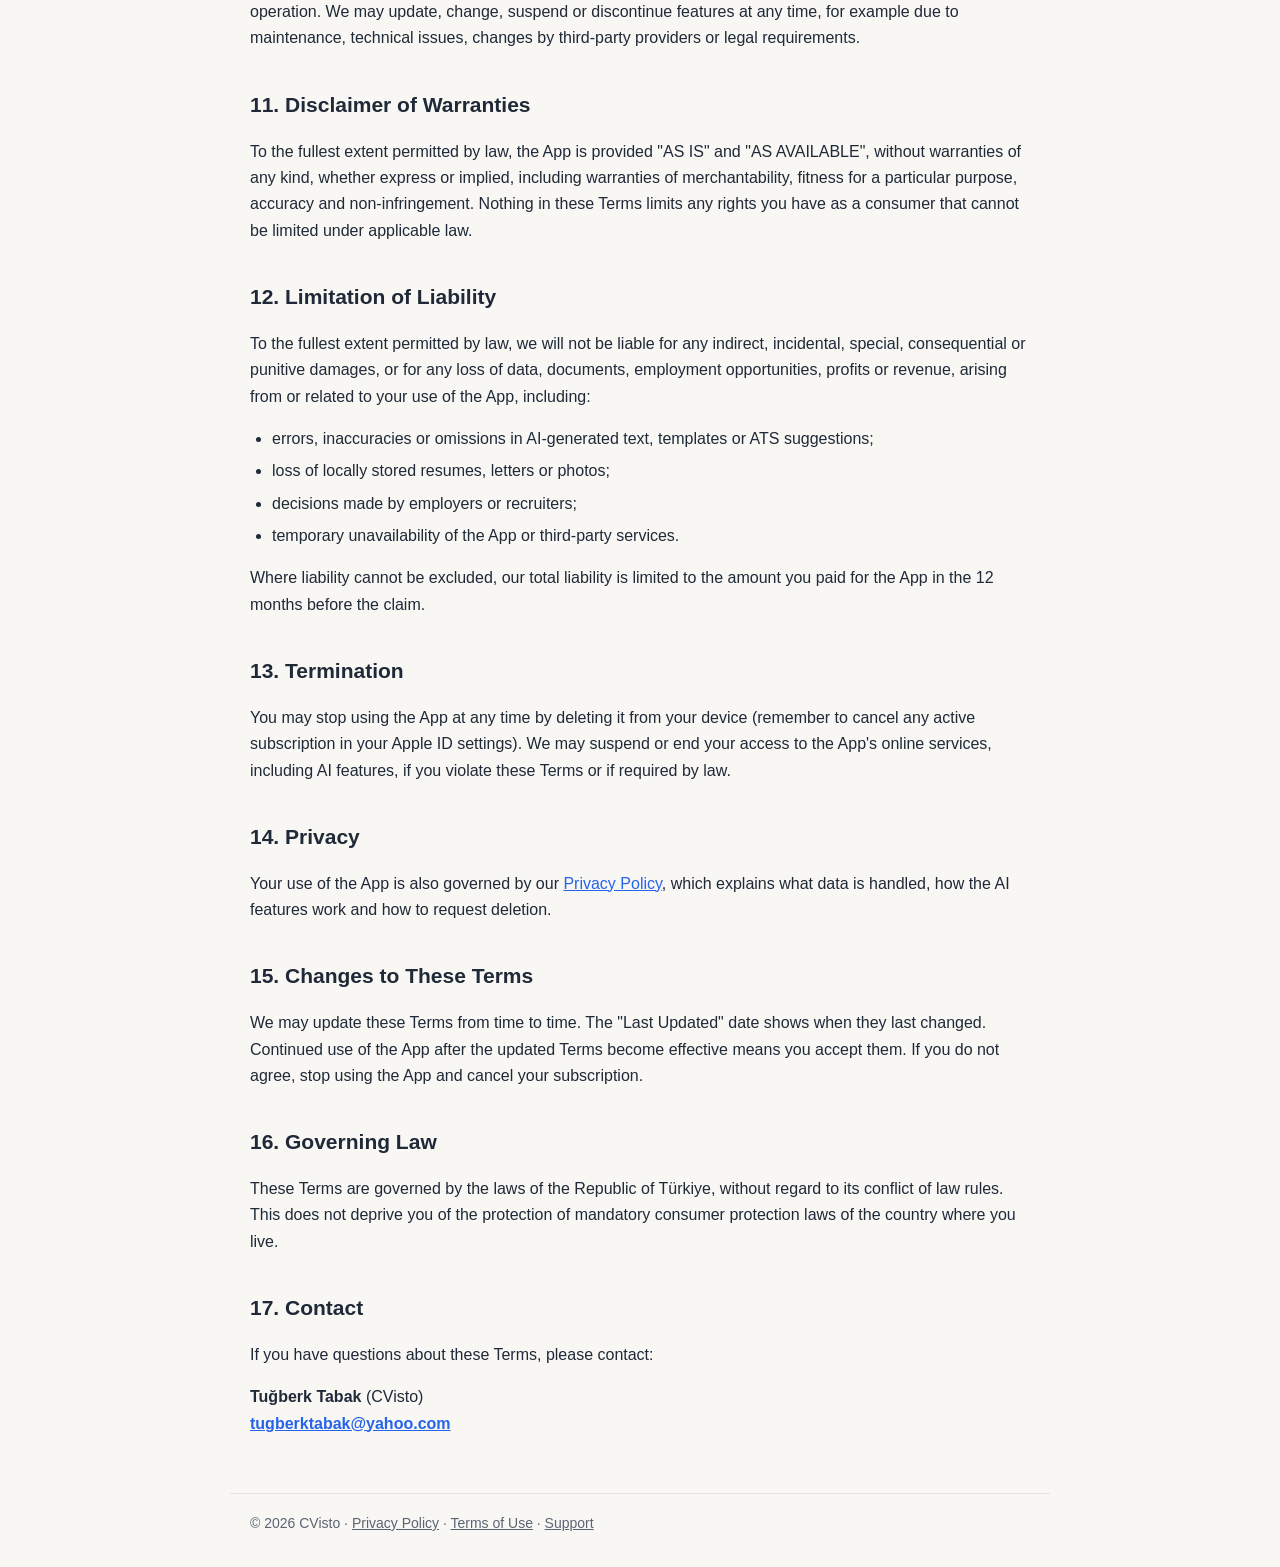
<file: terms.html>
<!DOCTYPE html>
<html lang="en">
<head>
<meta charset="UTF-8">
<meta name="viewport" content="width=device-width, initial-scale=1.0">
<title>CVisto - Terms of Use</title>
<meta name="description" content="Terms of Use (EULA) for CVisto, the resume and cover letter builder for iPhone and iPad.">
<link rel="stylesheet" href="style.css">
</head>
<body>

<header>
  <a class="brand" href="./">CVisto</a>
  <nav>
    <a href="privacy">Privacy</a>
    <a href="terms" aria-current="page">Terms</a>
    <a href="support">Support</a>
  </nav>
</header>

<main>

<h1>Terms of Use</h1>
<p class="updated"><strong>Last Updated:</strong> November 2, 2026</p>

<h2>1. Acceptance of Terms</h2>

<p>By downloading, installing, accessing or using CVisto ("the App"), you agree to these Terms of Use ("Terms"). If you do not agree, do not use the App.</p>

<p>The App is licensed to you, not sold. These Terms apply together with Apple's <a href="https://www.apple.com/legal/internet-services/itunes/dev/stdeula/" target="_blank" rel="noopener">Licensed Application End User License Agreement (Standard EULA)</a>. If there is a conflict between these Terms and the Standard EULA, the Standard EULA applies to the extent required. The App is provided by Tuğberk Tabak ("we", "us"), not by Apple.</p>


<h2>2. Service Description</h2>

<p>CVisto is an application for creating, editing and exporting resumes (CVs) and cover letters. The App allows you to:</p>
<ul>
  <li>Create resumes using templates, and export them as PDF or images</li>
  <li>Import existing resumes from PDF files, paper scans or a LinkedIn data export</li>
  <li>Check your resume against common Applicant Tracking System (ATS) rules</li>
  <li>Write cover letters and job application emails</li>
  <li>Use AI writing assistance (on-device and, for Pro subscribers, cloud AI)</li>
  <li>Access premium ("Pro") features through optional subscriptions</li>
</ul>


<h2>3. Eligibility</h2>

<p>You must be at least 13 years old (or the minimum age required in your country) to use the App. If you are under the age of legal majority where you live, you may use the App only with the involvement of a parent or legal guardian, who agrees to these Terms on your behalf.</p>


<h2>4. Your Content</h2>

<p>All resumes, cover letters, photos and other information you create or enter in the App ("Your Content") remain yours. We do not claim any ownership of Your Content. Your Content is stored on your device; see our <a href="privacy">Privacy Policy</a>.</p>

<p>You are solely responsible for Your Content, including its accuracy and truthfulness. You agree not to use the App to create documents that are fraudulent, misleading, infringe the rights of others, or are otherwise unlawful, such as false qualifications, fake employment history or impersonation of another person.</p>

<p>Because Your Content is stored locally, you are responsible for keeping backups. We are not able to recover content that is lost if you delete the App, lose or reset your device.</p>


<h2>5. AI Features</h2>

<p>The App offers AI writing features. Some run on your device using Apple's on-device models. Cloud AI features, available with a Pro subscription, are powered by Claude, a third-party AI model provided by Anthropic PBC.</p>

<ul>
  <li><strong>Consent:</strong> your text is sent to the cloud AI service only after you give explicit permission inside the App. You can withdraw this permission at any time in the App's Settings. Details are in our <a href="privacy">Privacy Policy</a>.</li>
  <li><strong>Review all output:</strong> AI-generated text may be inaccurate, incomplete or unsuitable for your situation. It is a suggestion, not professional career, legal or HR advice. You are responsible for reviewing, editing and confirming that any text you use is true and accurate before using it.</li>
  <li><strong>Acceptable use:</strong> you agree not to use the AI features to generate unlawful, harmful, deceptive or abusive content, and not to attempt to misuse, overload, reverse engineer or bypass the limits of the AI service. You must also follow Anthropic's <a href="https://www.anthropic.com/legal/aup" target="_blank" rel="noopener">Usage Policy</a>.</li>
  <li><strong>AI credits:</strong> cloud AI features use "AI credits". Each subscription period includes the number of credits shown in the App at the time of purchase. Different features use a different number of credits, as shown in the App. Unused credits reset at the end of each period, do not roll over, have no cash value and cannot be transferred or refunded. If a request fails, no credits are used.</li>
  <li><strong>Availability:</strong> AI features depend on third-party services and an internet connection and may occasionally be unavailable, slow, limited or changed.</li>
</ul>


<h2>6. Subscriptions and Payments</h2>

<p>The App can be used for free with limited features. Additional features, including cloud AI writing, are available with an optional auto-renewable subscription ("CVisto Pro"), offered as a weekly or yearly plan. The features, AI credits, price and billing period of each plan are shown in the App before you subscribe.</p>

<ul>
  <li>Payment is charged to your Apple ID account when you confirm the purchase.</li>
  <li><strong>Subscriptions renew automatically</strong> at the same price and for the same period unless auto-renew is turned off at least 24 hours before the end of the current period.</li>
  <li>Your account will be charged for renewal within 24 hours before the end of the current period.</li>
  <li>You can manage your subscription and turn off auto-renewal at any time in your Apple ID <strong>Account Settings</strong> (Settings → your name → Subscriptions) after purchase. Deleting the App does not cancel a subscription.</li>
  <li><strong>Free trials:</strong> if a free trial is offered, it is shown in the App before you subscribe. Unless you cancel at least 24 hours before the trial ends, the subscription starts and you will be charged automatically. Any unused portion of a free trial is forfeited when you purchase a subscription.</li>
  <li><strong>Refunds</strong> are handled by Apple under Apple's policies. You can request a refund at <a href="https://reportaproblem.apple.com" target="_blank" rel="noopener">reportaproblem.apple.com</a>.</li>
  <li>Prices may vary by country and may include taxes. If a price changes, Apple will inform you as required and you may cancel before the change takes effect.</li>
  <li>Purchases can be restored on the same Apple ID using "Restore Purchases" in the App.</li>
</ul>

<p>We do not collect or store your payment information. Purchases are processed by Apple, and subscription status is managed through RevenueCat.</p>


<h2>7. Templates and Third-Party Content</h2>

<p>Templates, designs and example texts in the App are provided for your personal use in creating your own documents. The App may refer to third-party services (such as LinkedIn) only to help you import your own data; we are not affiliated with, endorsed or sponsored by them, and their terms apply to your use of their services.</p>


<h2>8. No Guarantee of Results</h2>

<p>CVisto helps you prepare job application documents. We do not guarantee that you will get interviews, job offers or any other outcome. ATS scores and suggestions are estimates based on general rules and may not reflect how a specific employer or system evaluates your resume.</p>


<h2>9. Intellectual Property</h2>

<p>The App, including its software, design, templates, graphics, logos, icons and text (excluding Your Content), is owned by us or our licensors and is protected by intellectual property laws. You may not copy, modify, distribute, sell, reverse engineer, decompile or create derivative works from the App, except as permitted by law or the Standard EULA.</p>


<h2>10. Availability and Changes</h2>

<p>We aim to keep the App available and working well, but we cannot guarantee uninterrupted or error-free operation. We may update, change, suspend or discontinue features at any time, for example due to maintenance, technical issues, changes by third-party providers or legal requirements.</p>


<h2>11. Disclaimer of Warranties</h2>

<p>To the fullest extent permitted by law, the App is provided "AS IS" and "AS AVAILABLE", without warranties of any kind, whether express or implied, including warranties of merchantability, fitness for a particular purpose, accuracy and non-infringement. Nothing in these Terms limits any rights you have as a consumer that cannot be limited under applicable law.</p>


<h2>12. Limitation of Liability</h2>

<p>To the fullest extent permitted by law, we will not be liable for any indirect, incidental, special, consequential or punitive damages, or for any loss of data, documents, employment opportunities, profits or revenue, arising from or related to your use of the App, including:</p>
<ul>
  <li>errors, inaccuracies or omissions in AI-generated text, templates or ATS suggestions;</li>
  <li>loss of locally stored resumes, letters or photos;</li>
  <li>decisions made by employers or recruiters;</li>
  <li>temporary unavailability of the App or third-party services.</li>
</ul>
<p>Where liability cannot be excluded, our total liability is limited to the amount you paid for the App in the 12 months before the claim.</p>


<h2>13. Termination</h2>

<p>You may stop using the App at any time by deleting it from your device (remember to cancel any active subscription in your Apple ID settings). We may suspend or end your access to the App's online services, including AI features, if you violate these Terms or if required by law.</p>


<h2>14. Privacy</h2>

<p>Your use of the App is also governed by our <a href="privacy">Privacy Policy</a>, which explains what data is handled, how the AI features work and how to request deletion.</p>


<h2>15. Changes to These Terms</h2>

<p>We may update these Terms from time to time. The "Last Updated" date shows when they last changed. Continued use of the App after the updated Terms become effective means you accept them. If you do not agree, stop using the App and cancel your subscription.</p>


<h2>16. Governing Law</h2>

<p>These Terms are governed by the laws of the Republic of Türkiye, without regard to its conflict of law rules. This does not deprive you of the protection of mandatory consumer protection laws of the country where you live.</p>


<h2>17. Contact</h2>

<p>If you have questions about these Terms, please contact:</p>
<p><strong>Tuğberk Tabak</strong> (CVisto)<br>
<a href="mailto:tugberktabak@yahoo.com"><strong>tugberktabak@yahoo.com</strong></a></p>

</main>

<footer>
  © 2026 CVisto · <a href="privacy">Privacy Policy</a> · <a href="terms">Terms of Use</a> · <a href="support">Support</a>
</footer>

</body>
</html>
</file>
<file: style.css>
:root{--bg:#F8F7F4;--surface:#FFFFFF;--text:#1F2937;--muted:#5B6472;--accent:#2563EB;--border:#E5E3DD}
@media (prefers-color-scheme:dark){:root{--bg:#0F1521;--surface:#1A2232;--text:#E5E7EB;--muted:#9CA3AF;--accent:#60A5FA;--border:#243047}}
*{box-sizing:border-box}
body{margin:0;font-family:-apple-system,BlinkMacSystemFont,"Segoe UI",Roboto,Helvetica,Arial,sans-serif;background:var(--bg);color:var(--text);line-height:1.65;-webkit-text-size-adjust:100%}
header,main,footer{max-width:820px;margin:0 auto;padding:0 20px}
header{padding-top:28px;display:flex;align-items:center;justify-content:space-between;gap:12px;flex-wrap:wrap}
.brand{font-weight:700;font-size:20px;color:var(--text);text-decoration:none}
nav a{color:var(--muted);text-decoration:none;margin-left:16px;font-size:15px}
nav a:first-child{margin-left:0}
nav a[aria-current]{color:var(--accent);font-weight:600}
main{padding-top:12px;padding-bottom:40px}
h1{font-size:32px;line-height:1.2;margin:28px 0 6px}
h2{font-size:21px;margin:36px 0 10px}
h3{font-size:17px;margin:22px 0 6px}
p,li{font-size:16px}
ul{padding-left:22px}
li{margin-bottom:6px}
a{color:var(--accent)}
.updated{color:var(--muted);margin-top:0}
.card{background:var(--surface);border:1px solid var(--border);border-radius:14px;padding:18px 20px;margin:18px 0}
.card p:first-child{margin-top:0}.card p:last-child{margin-bottom:0}
table{width:100%;border-collapse:collapse;margin:12px 0;font-size:15px}
th,td{text-align:left;vertical-align:top;padding:10px;border-bottom:1px solid var(--border)}
th{color:var(--muted);font-weight:600}
.table-wrap{overflow-x:auto;background:var(--surface);border:1px solid var(--border);border-radius:14px;padding:4px 10px}
details{background:var(--surface);border:1px solid var(--border);border-radius:12px;padding:14px 18px;margin:10px 0}
summary{cursor:pointer;font-weight:600}
details p{margin-bottom:0}
.btn{display:inline-block;background:var(--accent);color:#fff;text-decoration:none;font-weight:600;padding:12px 20px;border-radius:12px}
footer{border-top:1px solid var(--border);padding-top:18px;padding-bottom:32px;color:var(--muted);font-size:14px}
footer a{color:var(--muted)}
</file>
